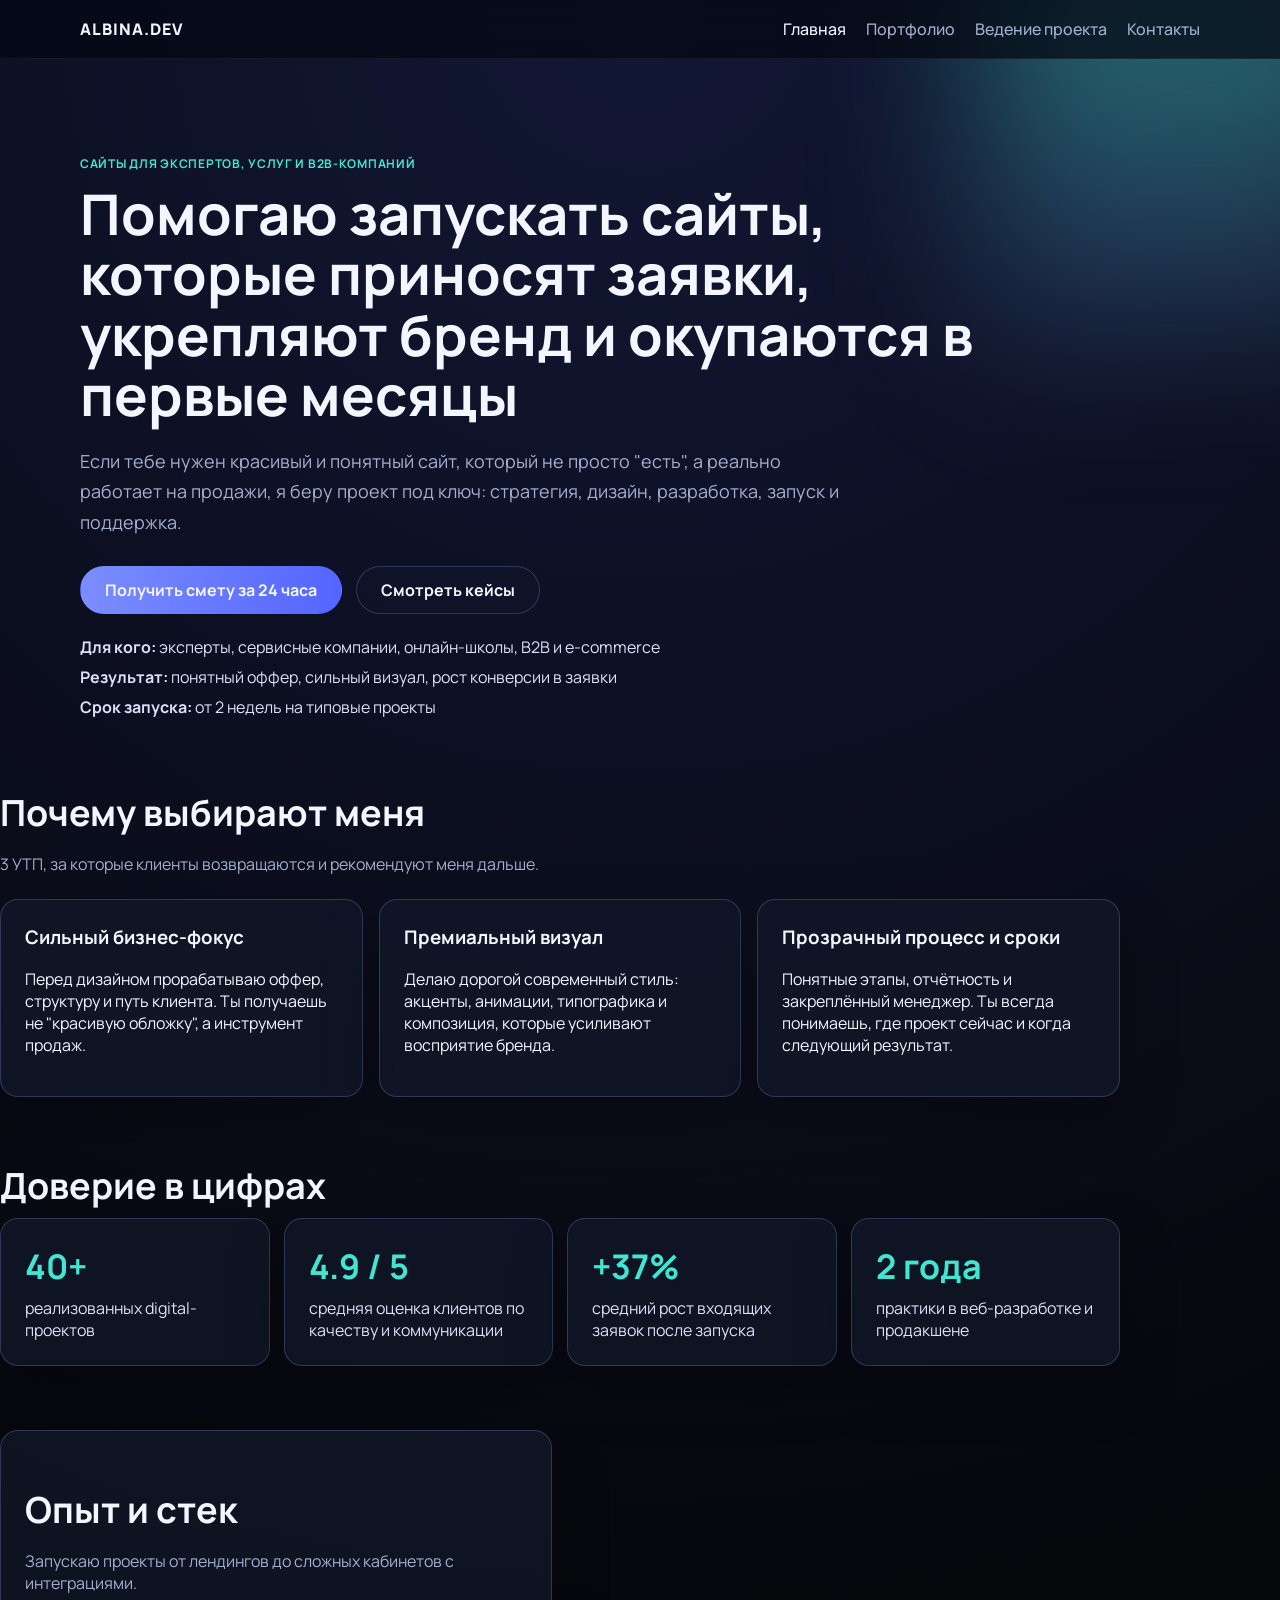
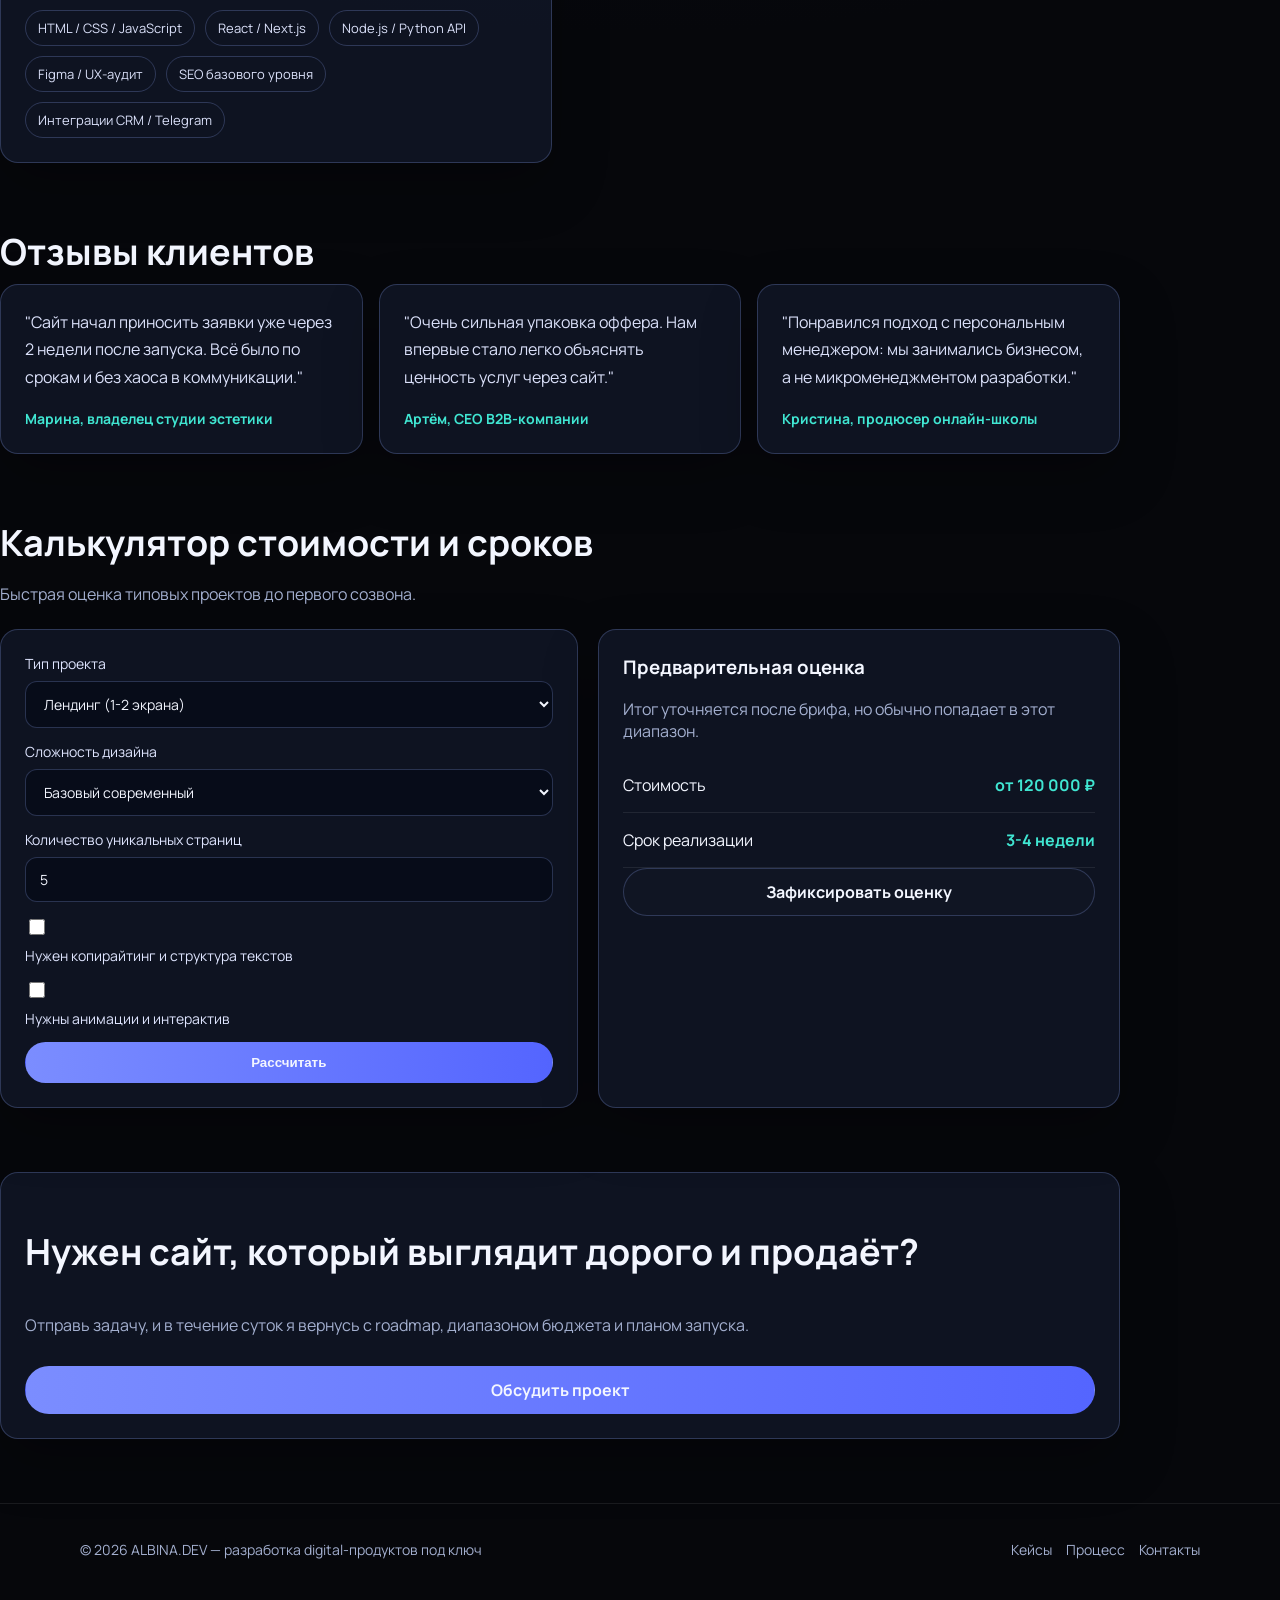
<file: index.html>
<!DOCTYPE html>
<html lang="ru">
<head>
  <meta charset="UTF-8" />
  <meta name="viewport" content="width=device-width, initial-scale=1.0" />
  <title>Премиум-разработка | Персональные digital-решения</title>
  <link rel="preconnect" href="https://fonts.googleapis.com" />
  <link rel="preconnect" href="https://fonts.gstatic.com" crossorigin />
  <link href="https://fonts.googleapis.com/css2?family=Manrope:wght@400;500;700;800&display=swap" rel="stylesheet" />
  <link rel="stylesheet" href="styles.css" />
</head>
<body>
  <div class="bg-glow"></div>
  <header class="site-header">
    <div class="container nav-wrap">
      <a class="logo" href="index.html">ALBINA.DEV</a>
      <nav class="main-nav">
        <a href="index.html" class="active">Главная</a>
        <a href="portfolio.html">Портфолио</a>
        <a href="process.html">Ведение проекта</a>
        <a href="contact.html">Контакты</a>
      </nav>
    </div>
  </header>

  <main>
    <section class="hero container">
      <p class="eyebrow">Сайты для экспертов, услуг и B2B-компаний</p>
      <h1>Помогаю запускать сайты, которые приносят заявки, укрепляют бренд и окупаются в первые месяцы</h1>
      <p class="lead">
        Если тебе нужен красивый и понятный сайт, который не просто "есть", а реально работает на продажи,
        я беру проект под ключ: стратегия, дизайн, разработка, запуск и поддержка.
      </p>
      <div class="hero-actions">
        <a class="btn btn-primary" href="contact.html">Получить смету за 24 часа</a>
        <a class="btn btn-ghost" href="portfolio.html">Смотреть кейсы</a>
      </div>
      <div class="offer-meta">
        <p><strong>Для кого:</strong> эксперты, сервисные компании, онлайн-школы, B2B и e-commerce</p>
        <p><strong>Результат:</strong> понятный оффер, сильный визуал, рост конверсии в заявки</p>
        <p><strong>Срок запуска:</strong> от 2 недель на типовые проекты</p>
      </div>
    </section>

    <section class="container card-section">
      <h2>Почему выбирают меня</h2>
      <p class="section-subtitle">3 УТП, за которые клиенты возвращаются и рекомендуют меня дальше.</p>
      <div class="trust-grid">
        <article class="card trust-card">
          <h3>Сильный бизнес-фокус</h3>
          <p>Перед дизайном прорабатываю оффер, структуру и путь клиента. Ты получаешь не "красивую обложку", а инструмент продаж.</p>
        </article>
        <article class="card trust-card">
          <h3>Премиальный визуал</h3>
          <p>Делаю дорогой современный стиль: акценты, анимации, типографика и композиция, которые усиливают восприятие бренда.</p>
        </article>
        <article class="card trust-card">
          <h3>Прозрачный процесс и сроки</h3>
          <p>Понятные этапы, отчётность и закреплённый менеджер. Ты всегда понимаешь, где проект сейчас и когда следующий результат.</p>
        </article>
      </div>
    </section>

    <section class="container card-section">
      <h2>Доверие в цифрах</h2>
      <div class="stats-grid">
        <article class="card stat-card">
          <strong>40+</strong>
          <p>реализованных digital-проектов</p>
        </article>
        <article class="card stat-card">
          <strong>4.9 / 5</strong>
          <p>средняя оценка клиентов по качеству и коммуникации</p>
        </article>
        <article class="card stat-card">
          <strong>+37%</strong>
          <p>средний рост входящих заявок после запуска</p>
        </article>
        <article class="card stat-card">
          <strong>2 года</strong>
          <p>практики в веб-разработке и продакшене</p>
        </article>
      </div>
    </section>

    <section class="container card-section">
      <div class="showcase-grid">
        <article class="card">
          <h2>Опыт и стек</h2>
          <p class="muted">Запускаю проекты от лендингов до сложных кабинетов с интеграциями.</p>
          <div class="chips">
            <span>HTML / CSS / JavaScript</span>
            <span>React / Next.js</span>
            <span>Node.js / Python API</span>
            <span>Figma / UX-аудит</span>
            <span>SEO базового уровня</span>
            <span>Интеграции CRM / Telegram</span>
          </div>
        </article>
      </div>
    </section>

    <section class="container card-section">
      <h2>Отзывы клиентов</h2>
      <div class="reviews-grid">
        <article class="card review-card">
          <p>"Сайт начал приносить заявки уже через 2 недели после запуска. Всё было по срокам и без хаоса в коммуникации."</p>
          <strong>Марина, владелец студии эстетики</strong>
        </article>
        <article class="card review-card">
          <p>"Очень сильная упаковка оффера. Нам впервые стало легко объяснять ценность услуг через сайт."</p>
          <strong>Артём, CEO B2B-компании</strong>
        </article>
        <article class="card review-card">
          <p>"Понравился подход с персональным менеджером: мы занимались бизнесом, а не микроменеджментом разработки."</p>
          <strong>Кристина, продюсер онлайн-школы</strong>
        </article>
      </div>
    </section>

    <section class="container card-section">
      <h2>Калькулятор стоимости и сроков</h2>
      <p class="section-subtitle">Быстрая оценка типовых проектов до первого созвона.</p>
      <div class="calculator-grid">
        <form id="price-calculator" class="card">
          <label>
            Тип проекта
            <select id="project-type">
              <option value="landing">Лендинг (1-2 экрана)</option>
              <option value="corporate">Многостраничный сайт</option>
              <option value="ecommerce">Интернет-магазин</option>
              <option value="webapp">Веб-приложение / кабинет</option>
            </select>
          </label>

          <label>
            Сложность дизайна
            <select id="design-level">
              <option value="basic">Базовый современный</option>
              <option value="premium">Премиум UI</option>
              <option value="luxury">Люксовый арт-дирекшн</option>
            </select>
          </label>

          <label>
            Количество уникальных страниц
            <input id="pages-count" type="number" min="1" max="40" value="5" />
          </label>

          <label>
            <input id="need-copy" type="checkbox" />
            Нужен копирайтинг и структура текстов
          </label>

          <label>
            <input id="need-anim" type="checkbox" />
            Нужны анимации и интерактив
          </label>

          <button class="btn btn-primary" type="submit">Рассчитать</button>
        </form>

        <div class="card result-card">
          <h3>Предварительная оценка</h3>
          <p class="muted">Итог уточняется после брифа, но обычно попадает в этот диапазон.</p>
          <div class="result-line">
            <span>Стоимость</span>
            <strong id="result-price">от 120 000 ₽</strong>
          </div>
          <div class="result-line">
            <span>Срок реализации</span>
            <strong id="result-time">3-4 недели</strong>
          </div>
          <a class="btn btn-ghost wide" href="contact.html">Зафиксировать оценку</a>
        </div>
      </div>
    </section>

    <section class="container card-section">
      <div class="card cta-card">
        <h2>Нужен сайт, который выглядит дорого и продаёт?</h2>
        <p class="muted">Отправь задачу, и в течение суток я вернусь с roadmap, диапазоном бюджета и планом запуска.</p>
        <a class="btn btn-primary" href="contact.html">Обсудить проект</a>
      </div>
    </section>
  </main>

  <footer class="site-footer">
    <div class="container footer-wrap">
      <p>© 2026 ALBINA.DEV — разработка digital-продуктов под ключ</p>
      <div class="footer-links">
        <a href="portfolio.html">Кейсы</a>
        <a href="process.html">Процесс</a>
        <a href="contact.html">Контакты</a>
      </div>
    </div>
  </footer>

  <script src="script.js"></script>
</body>
</html>
</file>
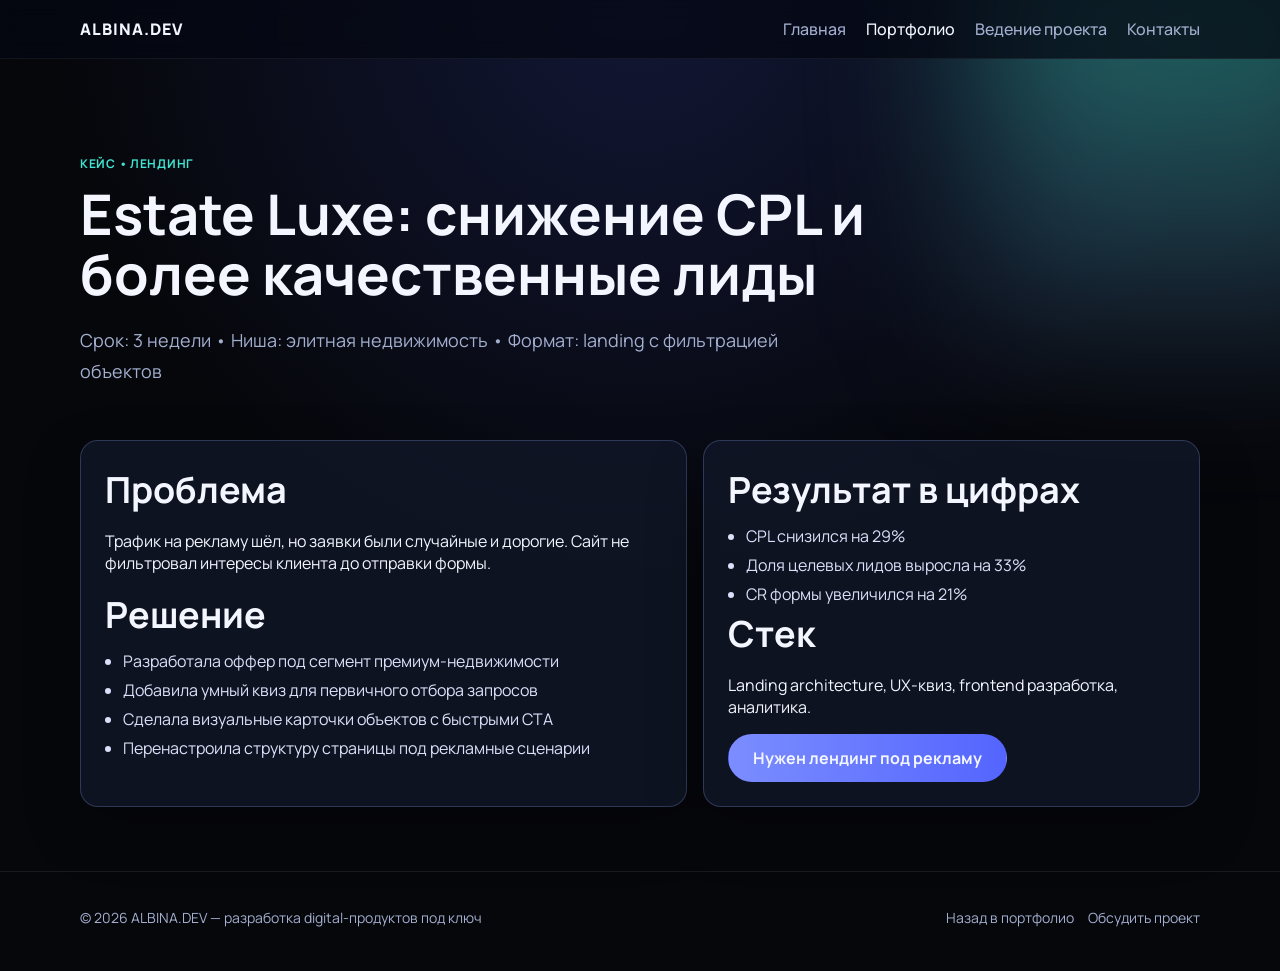
<file: case-estate-luxe.html>
﻿<!DOCTYPE html>
<html lang="ru">
<head>
  <meta charset="UTF-8" />
  <meta name="viewport" content="width=device-width, initial-scale=1.0" />
  <title>Кейс Estate Luxe | ALBINA.DEV</title>
  <link rel="preconnect" href="https://fonts.googleapis.com" />
  <link rel="preconnect" href="https://fonts.gstatic.com" crossorigin />
  <link href="https://fonts.googleapis.com/css2?family=Manrope:wght@400;500;700;800&display=swap" rel="stylesheet" />
  <link rel="stylesheet" href="styles.css" />
</head>
<body>
  <div class="bg-glow"></div>
  <header class="site-header">
    <div class="container nav-wrap">
      <a class="logo" href="index.html">ALBINA.DEV</a>
      <nav class="main-nav">
        <a href="index.html">Главная</a>
        <a href="portfolio.html" class="active">Портфолио</a>
        <a href="process.html">Ведение проекта</a>
        <a href="contact.html">Контакты</a>
      </nav>
    </div>
  </header>

  <main class="container">
    <section class="hero compact case-intro">
      <p class="eyebrow">Кейс • Лендинг</p>
      <h1>Estate Luxe: снижение CPL и более качественные лиды</h1>
      <p class="lead">Срок: 3 недели • Ниша: элитная недвижимость • Формат: landing с фильтрацией объектов</p>
    </section>

    <section class="card-section case-layout">
      <article class="card case-section">
        <h2>Проблема</h2>
        <p>Трафик на рекламу шёл, но заявки были случайные и дорогие. Сайт не фильтровал интересы клиента до отправки формы.</p>

        <h2>Решение</h2>
        <ul class="case-list">
          <li>Разработала оффер под сегмент премиум-недвижимости</li>
          <li>Добавила умный квиз для первичного отбора запросов</li>
          <li>Сделала визуальные карточки объектов с быстрыми CTA</li>
          <li>Перенастроила структуру страницы под рекламные сценарии</li>
        </ul>
      </article>

      <aside class="card case-section">
        <h2>Результат в цифрах</h2>
        <ul class="case-list">
          <li>CPL снизился на 29%</li>
          <li>Доля целевых лидов выросла на 33%</li>
          <li>CR формы увеличился на 21%</li>
        </ul>
        <h2>Стек</h2>
        <p>Landing architecture, UX-квиз, frontend разработка, аналитика.</p>
        <a class="btn btn-primary" href="contact.html">Нужен лендинг под рекламу</a>
      </aside>
    </section>
  </main>

  <footer class="site-footer">
    <div class="container footer-wrap">
      <p>© 2026 ALBINA.DEV — разработка digital-продуктов под ключ</p>
      <div class="footer-links">
        <a href="portfolio.html">Назад в портфолио</a>
        <a href="contact.html">Обсудить проект</a>
      </div>
    </div>
  </footer>
</body>
</html>
</file>
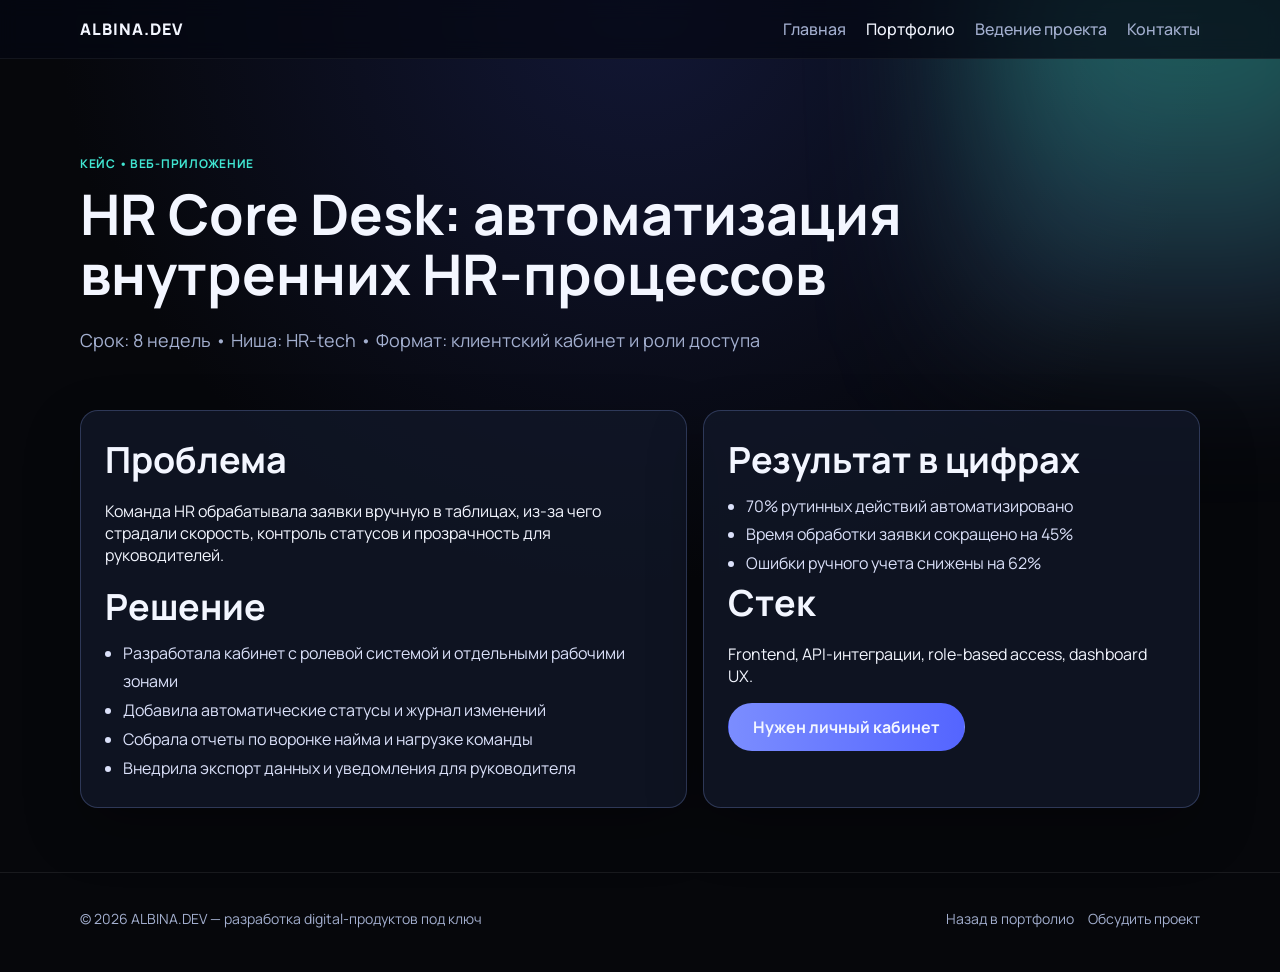
<file: case-hr-core-desk.html>
﻿<!DOCTYPE html>
<html lang="ru">
<head>
  <meta charset="UTF-8" />
  <meta name="viewport" content="width=device-width, initial-scale=1.0" />
  <title>Кейс HR Core Desk | ALBINA.DEV</title>
  <link rel="preconnect" href="https://fonts.googleapis.com" />
  <link rel="preconnect" href="https://fonts.gstatic.com" crossorigin />
  <link href="https://fonts.googleapis.com/css2?family=Manrope:wght@400;500;700;800&display=swap" rel="stylesheet" />
  <link rel="stylesheet" href="styles.css" />
</head>
<body>
  <div class="bg-glow"></div>
  <header class="site-header">
    <div class="container nav-wrap">
      <a class="logo" href="index.html">ALBINA.DEV</a>
      <nav class="main-nav">
        <a href="index.html">Главная</a>
        <a href="portfolio.html" class="active">Портфолио</a>
        <a href="process.html">Ведение проекта</a>
        <a href="contact.html">Контакты</a>
      </nav>
    </div>
  </header>

  <main class="container">
    <section class="hero compact case-intro">
      <p class="eyebrow">Кейс • Веб-приложение</p>
      <h1>HR Core Desk: автоматизация внутренних HR-процессов</h1>
      <p class="lead">Срок: 8 недель • Ниша: HR-tech • Формат: клиентский кабинет и роли доступа</p>
    </section>

    <section class="card-section case-layout">
      <article class="card case-section">
        <h2>Проблема</h2>
        <p>Команда HR обрабатывала заявки вручную в таблицах, из-за чего страдали скорость, контроль статусов и прозрачность для руководителей.</p>

        <h2>Решение</h2>
        <ul class="case-list">
          <li>Разработала кабинет с ролевой системой и отдельными рабочими зонами</li>
          <li>Добавила автоматические статусы и журнал изменений</li>
          <li>Собрала отчеты по воронке найма и нагрузке команды</li>
          <li>Внедрила экспорт данных и уведомления для руководителя</li>
        </ul>
      </article>

      <aside class="card case-section">
        <h2>Результат в цифрах</h2>
        <ul class="case-list">
          <li>70% рутинных действий автоматизировано</li>
          <li>Время обработки заявки сокращено на 45%</li>
          <li>Ошибки ручного учета снижены на 62%</li>
        </ul>
        <h2>Стек</h2>
        <p>Frontend, API-интеграции, role-based access, dashboard UX.</p>
        <a class="btn btn-primary" href="contact.html">Нужен личный кабинет</a>
      </aside>
    </section>
  </main>

  <footer class="site-footer">
    <div class="container footer-wrap">
      <p>© 2026 ALBINA.DEV — разработка digital-продуктов под ключ</p>
      <div class="footer-links">
        <a href="portfolio.html">Назад в портфолио</a>
        <a href="contact.html">Обсудить проект</a>
      </div>
    </div>
  </footer>
</body>
</html>
</file>
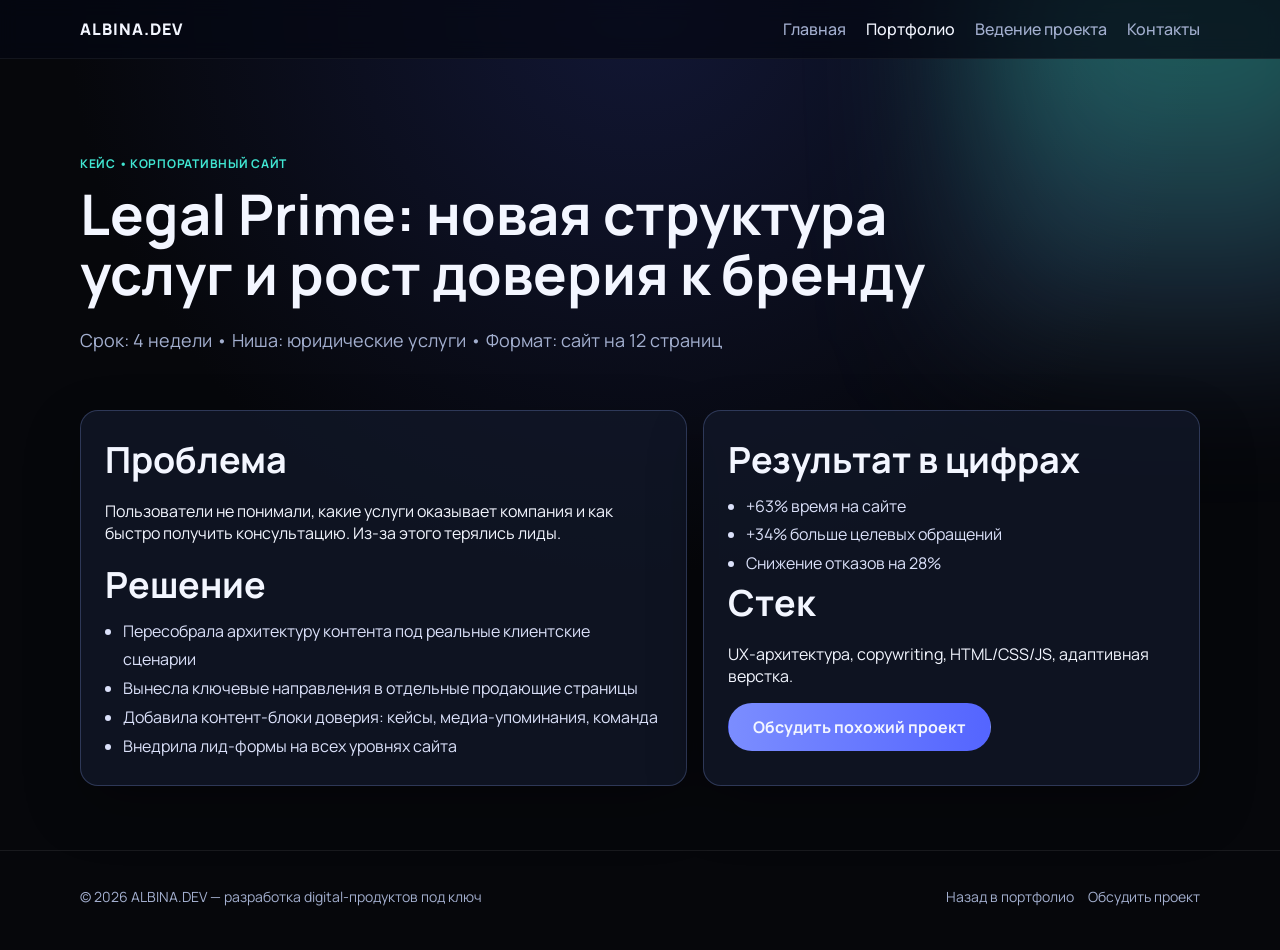
<file: case-legal-prime.html>
﻿<!DOCTYPE html>
<html lang="ru">
<head>
  <meta charset="UTF-8" />
  <meta name="viewport" content="width=device-width, initial-scale=1.0" />
  <title>Кейс Legal Prime | ALBINA.DEV</title>
  <link rel="preconnect" href="https://fonts.googleapis.com" />
  <link rel="preconnect" href="https://fonts.gstatic.com" crossorigin />
  <link href="https://fonts.googleapis.com/css2?family=Manrope:wght@400;500;700;800&display=swap" rel="stylesheet" />
  <link rel="stylesheet" href="styles.css" />
</head>
<body>
  <div class="bg-glow"></div>
  <header class="site-header">
    <div class="container nav-wrap">
      <a class="logo" href="index.html">ALBINA.DEV</a>
      <nav class="main-nav">
        <a href="index.html">Главная</a>
        <a href="portfolio.html" class="active">Портфолио</a>
        <a href="process.html">Ведение проекта</a>
        <a href="contact.html">Контакты</a>
      </nav>
    </div>
  </header>

  <main class="container">
    <section class="hero compact case-intro">
      <p class="eyebrow">Кейс • Корпоративный сайт</p>
      <h1>Legal Prime: новая структура услуг и рост доверия к бренду</h1>
      <p class="lead">Срок: 4 недели • Ниша: юридические услуги • Формат: сайт на 12 страниц</p>
    </section>

    <section class="card-section case-layout">
      <article class="card case-section">
        <h2>Проблема</h2>
        <p>Пользователи не понимали, какие услуги оказывает компания и как быстро получить консультацию. Из-за этого терялись лиды.</p>

        <h2>Решение</h2>
        <ul class="case-list">
          <li>Пересобрала архитектуру контента под реальные клиентские сценарии</li>
          <li>Вынесла ключевые направления в отдельные продающие страницы</li>
          <li>Добавила контент-блоки доверия: кейсы, медиа-упоминания, команда</li>
          <li>Внедрила лид-формы на всех уровнях сайта</li>
        </ul>
      </article>

      <aside class="card case-section">
        <h2>Результат в цифрах</h2>
        <ul class="case-list">
          <li>+63% время на сайте</li>
          <li>+34% больше целевых обращений</li>
          <li>Снижение отказов на 28%</li>
        </ul>
        <h2>Стек</h2>
        <p>UX-архитектура, copywriting, HTML/CSS/JS, адаптивная верстка.</p>
        <a class="btn btn-primary" href="contact.html">Обсудить похожий проект</a>
      </aside>
    </section>
  </main>

  <footer class="site-footer">
    <div class="container footer-wrap">
      <p>© 2026 ALBINA.DEV — разработка digital-продуктов под ключ</p>
      <div class="footer-links">
        <a href="portfolio.html">Назад в портфолио</a>
        <a href="contact.html">Обсудить проект</a>
      </div>
    </div>
  </footer>
</body>
</html>
</file>
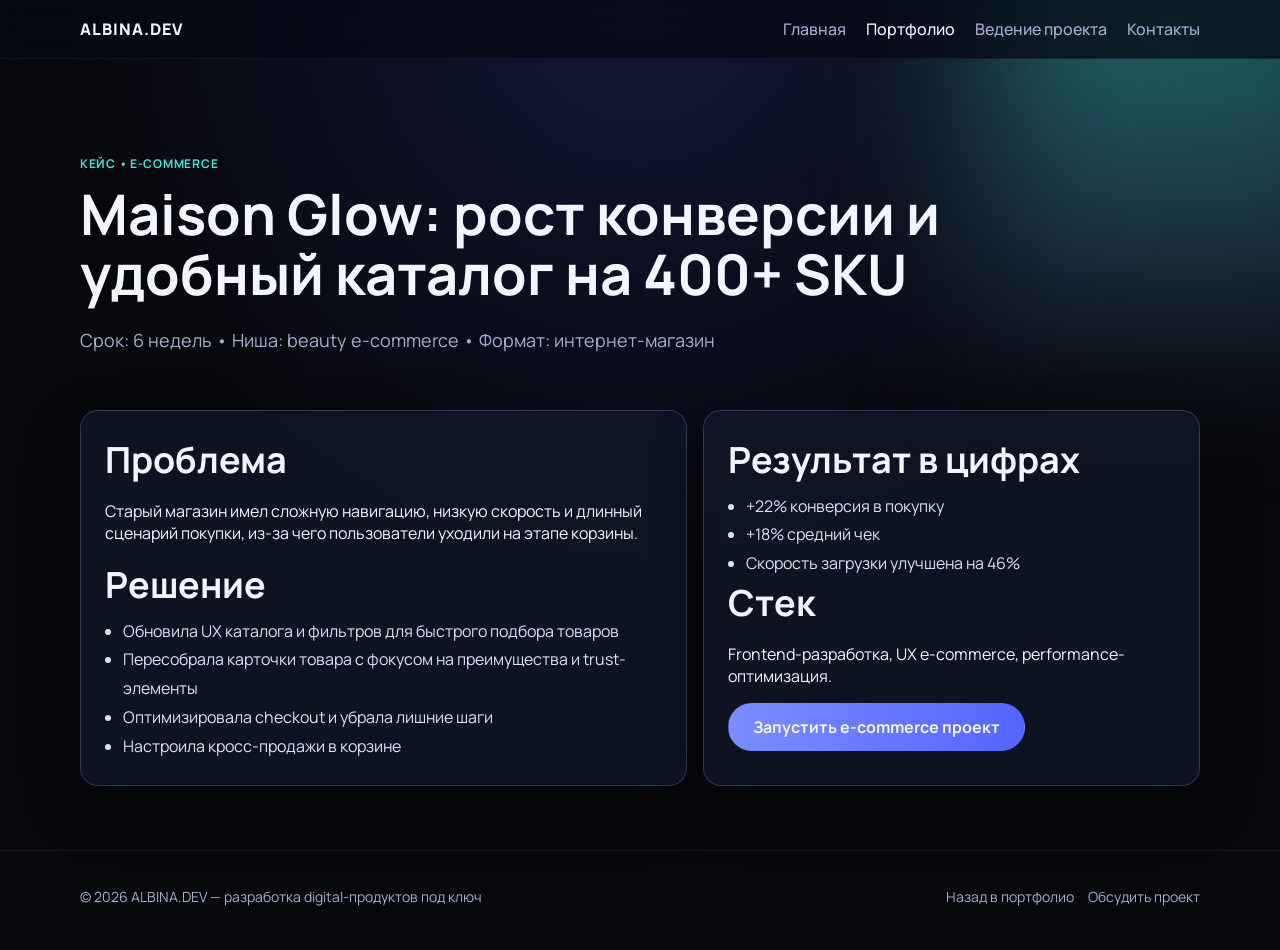
<file: case-maison-glow.html>
﻿<!DOCTYPE html>
<html lang="ru">
<head>
  <meta charset="UTF-8" />
  <meta name="viewport" content="width=device-width, initial-scale=1.0" />
  <title>Кейс Maison Glow | ALBINA.DEV</title>
  <link rel="preconnect" href="https://fonts.googleapis.com" />
  <link rel="preconnect" href="https://fonts.gstatic.com" crossorigin />
  <link href="https://fonts.googleapis.com/css2?family=Manrope:wght@400;500;700;800&display=swap" rel="stylesheet" />
  <link rel="stylesheet" href="styles.css" />
</head>
<body>
  <div class="bg-glow"></div>
  <header class="site-header">
    <div class="container nav-wrap">
      <a class="logo" href="index.html">ALBINA.DEV</a>
      <nav class="main-nav">
        <a href="index.html">Главная</a>
        <a href="portfolio.html" class="active">Портфолио</a>
        <a href="process.html">Ведение проекта</a>
        <a href="contact.html">Контакты</a>
      </nav>
    </div>
  </header>

  <main class="container">
    <section class="hero compact case-intro">
      <p class="eyebrow">Кейс • E-commerce</p>
      <h1>Maison Glow: рост конверсии и удобный каталог на 400+ SKU</h1>
      <p class="lead">Срок: 6 недель • Ниша: beauty e-commerce • Формат: интернет-магазин</p>
    </section>

    <section class="card-section case-layout">
      <article class="card case-section">
        <h2>Проблема</h2>
        <p>Старый магазин имел сложную навигацию, низкую скорость и длинный сценарий покупки, из-за чего пользователи уходили на этапе корзины.</p>

        <h2>Решение</h2>
        <ul class="case-list">
          <li>Обновила UX каталога и фильтров для быстрого подбора товаров</li>
          <li>Пересобрала карточки товара с фокусом на преимущества и trust-элементы</li>
          <li>Оптимизировала checkout и убрала лишние шаги</li>
          <li>Настроила кросс-продажи в корзине</li>
        </ul>
      </article>

      <aside class="card case-section">
        <h2>Результат в цифрах</h2>
        <ul class="case-list">
          <li>+22% конверсия в покупку</li>
          <li>+18% средний чек</li>
          <li>Скорость загрузки улучшена на 46%</li>
        </ul>
        <h2>Стек</h2>
        <p>Frontend-разработка, UX e-commerce, performance-оптимизация.</p>
        <a class="btn btn-primary" href="contact.html">Запустить e-commerce проект</a>
      </aside>
    </section>
  </main>

  <footer class="site-footer">
    <div class="container footer-wrap">
      <p>© 2026 ALBINA.DEV — разработка digital-продуктов под ключ</p>
      <div class="footer-links">
        <a href="portfolio.html">Назад в портфолио</a>
        <a href="contact.html">Обсудить проект</a>
      </div>
    </div>
  </footer>
</body>
</html>
</file>
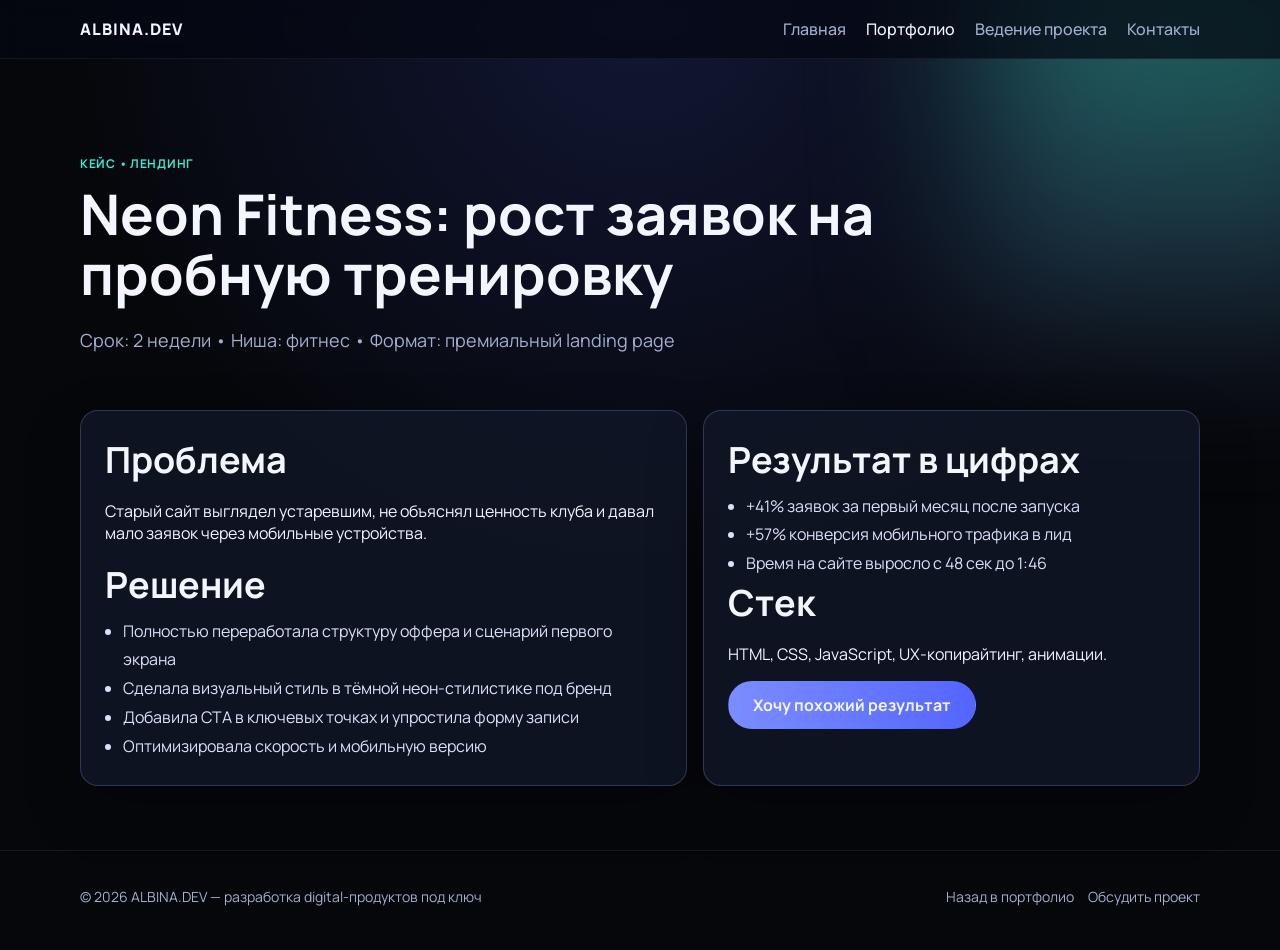
<file: case-neon-fitness.html>
<!DOCTYPE html>
<html lang="ru">
<head>
  <meta charset="UTF-8" />
  <meta name="viewport" content="width=device-width, initial-scale=1.0" />
  <title>Кейс Neon Fitness | ALBINA.DEV</title>
  <link rel="preconnect" href="https://fonts.googleapis.com" />
  <link rel="preconnect" href="https://fonts.gstatic.com" crossorigin />
  <link href="https://fonts.googleapis.com/css2?family=Manrope:wght@400;500;700;800&display=swap" rel="stylesheet" />
  <link rel="stylesheet" href="styles.css" />
</head>
<body>
  <div class="bg-glow"></div>
  <header class="site-header">
    <div class="container nav-wrap">
      <a class="logo" href="index.html">ALBINA.DEV</a>
      <nav class="main-nav">
        <a href="index.html">Главная</a>
        <a href="portfolio.html" class="active">Портфолио</a>
        <a href="process.html">Ведение проекта</a>
        <a href="contact.html">Контакты</a>
      </nav>
    </div>
  </header>

  <main class="container">
    <section class="hero compact case-intro">
      <p class="eyebrow">Кейс • Лендинг</p>
      <h1>Neon Fitness: рост заявок на пробную тренировку</h1>
      <p class="lead">Срок: 2 недели • Ниша: фитнес • Формат: премиальный landing page</p>
    </section>

    <section class="card-section case-layout">
      <article class="card case-section">
        <h2>Проблема</h2>
        <p>Старый сайт выглядел устаревшим, не объяснял ценность клуба и давал мало заявок через мобильные устройства.</p>

        <h2>Решение</h2>
        <ul class="case-list">
          <li>Полностью переработала структуру оффера и сценарий первого экрана</li>
          <li>Сделала визуальный стиль в тёмной неон-стилистике под бренд</li>
          <li>Добавила CTA в ключевых точках и упростила форму записи</li>
          <li>Оптимизировала скорость и мобильную версию</li>
        </ul>
      </article>

      <aside class="card case-section">
        <h2>Результат в цифрах</h2>
        <ul class="case-list">
          <li>+41% заявок за первый месяц после запуска</li>
          <li>+57% конверсия мобильного трафика в лид</li>
          <li>Время на сайте выросло с 48 сек до 1:46</li>
        </ul>
        <h2>Стек</h2>
        <p>HTML, CSS, JavaScript, UX-копирайтинг, анимации.</p>
        <a class="btn btn-primary" href="contact.html">Хочу похожий результат</a>
      </aside>
    </section>
  </main>

  <footer class="site-footer">
    <div class="container footer-wrap">
      <p>© 2026 ALBINA.DEV — разработка digital-продуктов под ключ</p>
      <div class="footer-links">
        <a href="portfolio.html">Назад в портфолио</a>
        <a href="contact.html">Обсудить проект</a>
      </div>
    </div>
  </footer>
</body>
</html>
</file>
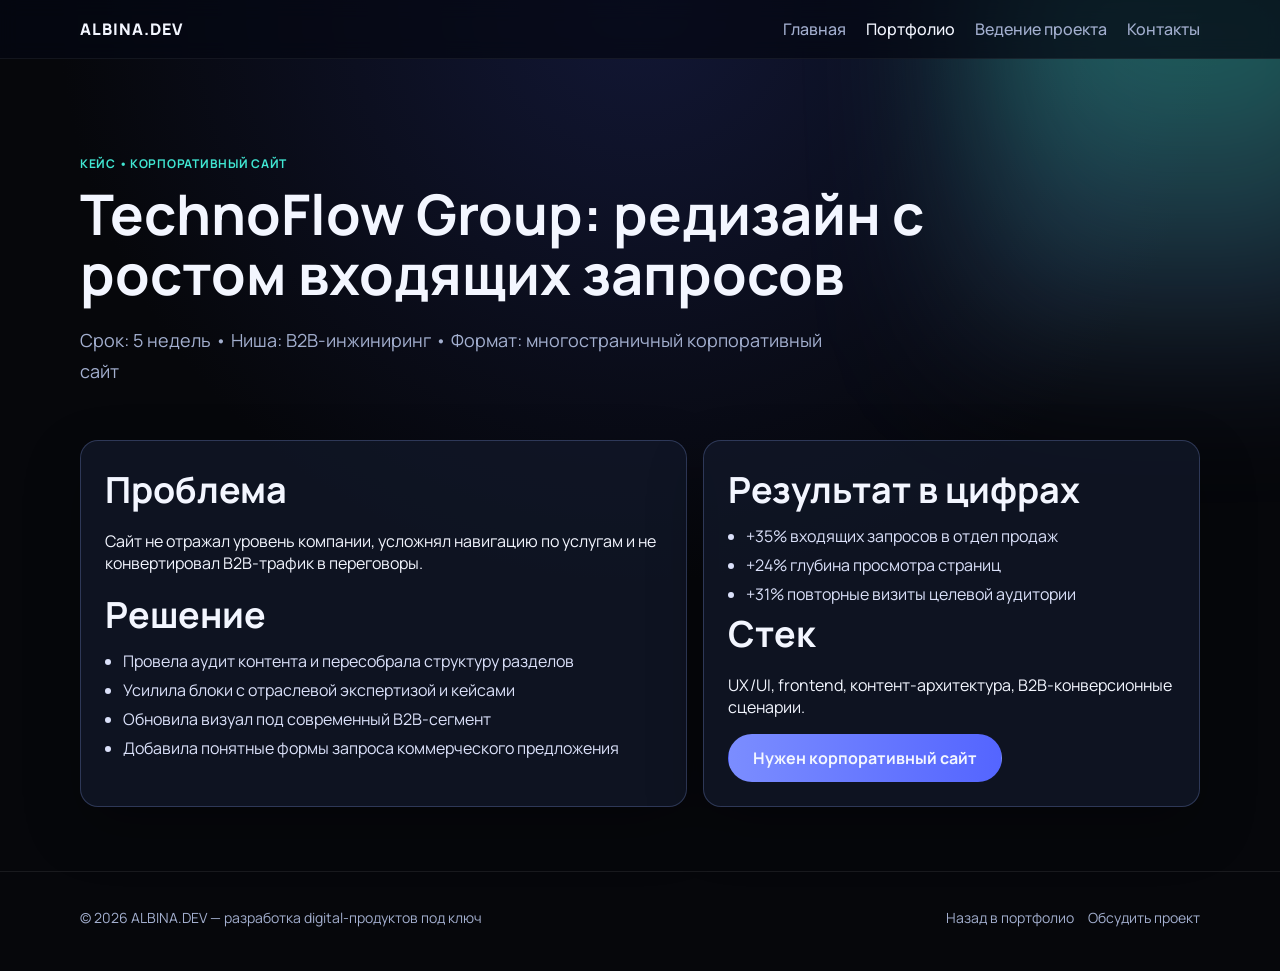
<file: case-techno-flow-group.html>
﻿<!DOCTYPE html>
<html lang="ru">
<head>
  <meta charset="UTF-8" />
  <meta name="viewport" content="width=device-width, initial-scale=1.0" />
  <title>Кейс TechnoFlow Group | ALBINA.DEV</title>
  <link rel="preconnect" href="https://fonts.googleapis.com" />
  <link rel="preconnect" href="https://fonts.gstatic.com" crossorigin />
  <link href="https://fonts.googleapis.com/css2?family=Manrope:wght@400;500;700;800&display=swap" rel="stylesheet" />
  <link rel="stylesheet" href="styles.css" />
</head>
<body>
  <div class="bg-glow"></div>
  <header class="site-header">
    <div class="container nav-wrap">
      <a class="logo" href="index.html">ALBINA.DEV</a>
      <nav class="main-nav">
        <a href="index.html">Главная</a>
        <a href="portfolio.html" class="active">Портфолио</a>
        <a href="process.html">Ведение проекта</a>
        <a href="contact.html">Контакты</a>
      </nav>
    </div>
  </header>

  <main class="container">
    <section class="hero compact case-intro">
      <p class="eyebrow">Кейс • Корпоративный сайт</p>
      <h1>TechnoFlow Group: редизайн с ростом входящих запросов</h1>
      <p class="lead">Срок: 5 недель • Ниша: B2B-инжиниринг • Формат: многостраничный корпоративный сайт</p>
    </section>

    <section class="card-section case-layout">
      <article class="card case-section">
        <h2>Проблема</h2>
        <p>Сайт не отражал уровень компании, усложнял навигацию по услугам и не конвертировал B2B-трафик в переговоры.</p>

        <h2>Решение</h2>
        <ul class="case-list">
          <li>Провела аудит контента и пересобрала структуру разделов</li>
          <li>Усилила блоки с отраслевой экспертизой и кейсами</li>
          <li>Обновила визуал под современный B2B-сегмент</li>
          <li>Добавила понятные формы запроса коммерческого предложения</li>
        </ul>
      </article>

      <aside class="card case-section">
        <h2>Результат в цифрах</h2>
        <ul class="case-list">
          <li>+35% входящих запросов в отдел продаж</li>
          <li>+24% глубина просмотра страниц</li>
          <li>+31% повторные визиты целевой аудитории</li>
        </ul>
        <h2>Стек</h2>
        <p>UX/UI, frontend, контент-архитектура, B2B-конверсионные сценарии.</p>
        <a class="btn btn-primary" href="contact.html">Нужен корпоративный сайт</a>
      </aside>
    </section>
  </main>

  <footer class="site-footer">
    <div class="container footer-wrap">
      <p>© 2026 ALBINA.DEV — разработка digital-продуктов под ключ</p>
      <div class="footer-links">
        <a href="portfolio.html">Назад в портфолио</a>
        <a href="contact.html">Обсудить проект</a>
      </div>
    </div>
  </footer>
</body>
</html>
</file>
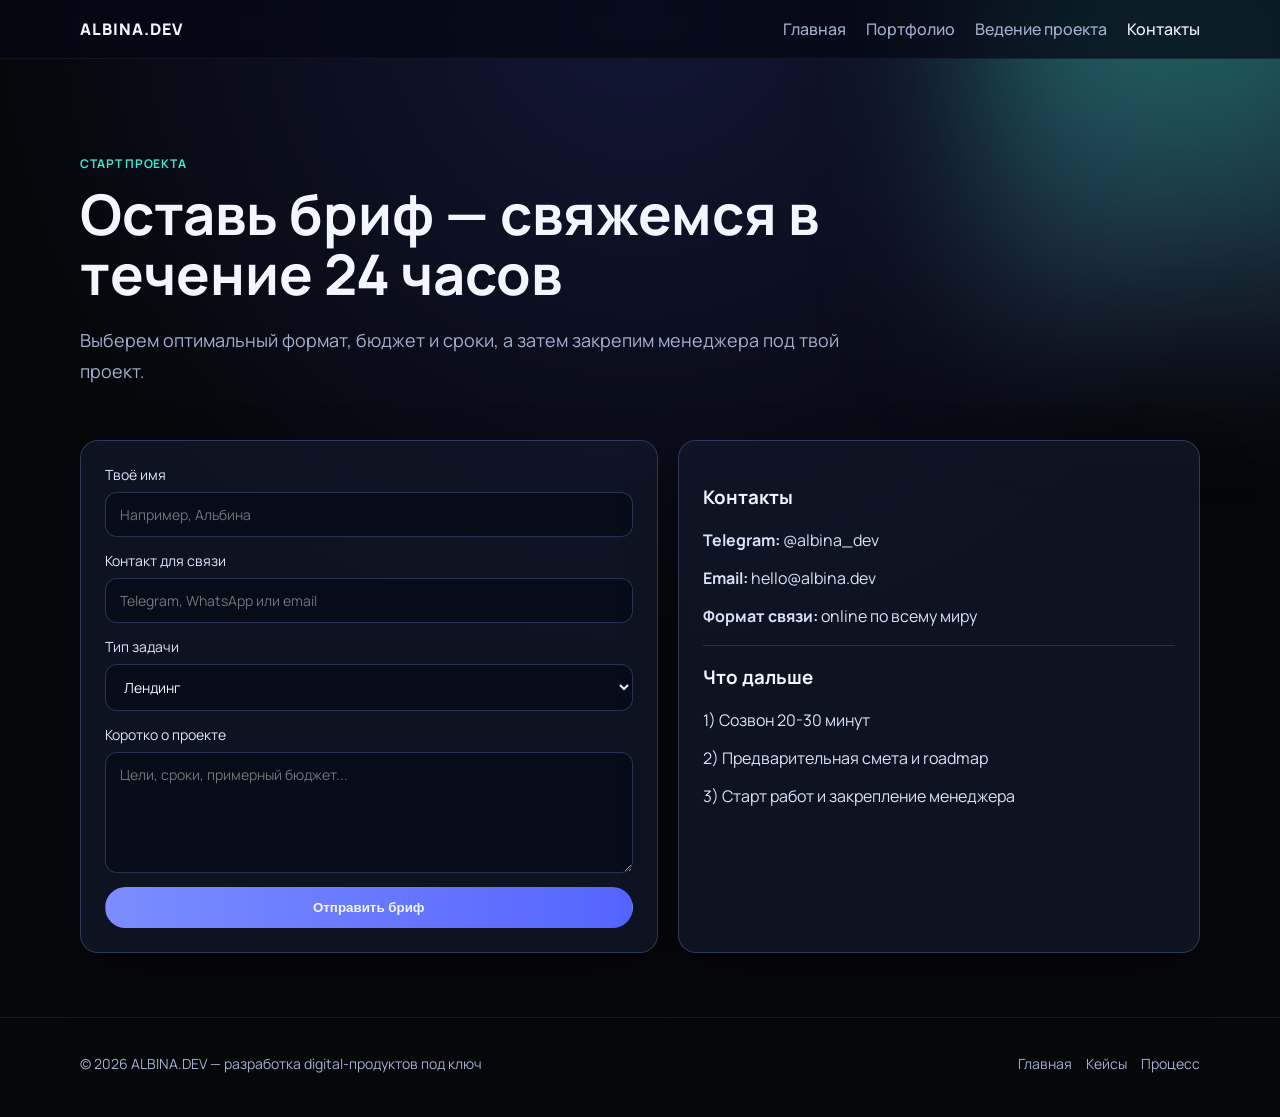
<file: contact.html>
<!DOCTYPE html>
<html lang="ru">
<head>
  <meta charset="UTF-8" />
  <meta name="viewport" content="width=device-width, initial-scale=1.0" />
  <title>Контакты | ALBINA.DEV</title>
  <link rel="preconnect" href="https://fonts.googleapis.com" />
  <link rel="preconnect" href="https://fonts.gstatic.com" crossorigin />
  <link href="https://fonts.googleapis.com/css2?family=Manrope:wght@400;500;700;800&display=swap" rel="stylesheet" />
  <link rel="stylesheet" href="styles.css" />
</head>
<body>
  <div class="bg-glow"></div>
  <header class="site-header">
    <div class="container nav-wrap">
      <a class="logo" href="index.html">ALBINA.DEV</a>
      <nav class="main-nav">
        <a href="index.html">Главная</a>
        <a href="portfolio.html">Портфолио</a>
        <a href="process.html">Ведение проекта</a>
        <a href="contact.html" class="active">Контакты</a>
      </nav>
    </div>
  </header>

  <main class="container">
    <section class="hero compact">
      <p class="eyebrow">Старт проекта</p>
      <h1>Оставь бриф — свяжемся в течение 24 часов</h1>
      <p class="lead">Выберем оптимальный формат, бюджет и сроки, а затем закрепим менеджера под твой проект.</p>
    </section>

    <section class="card-section">
      <div class="contact-grid">
        <form class="card contact-form">
          <label>
            Твоё имя
            <input type="text" placeholder="Например, Альбина" required />
          </label>
          <label>
            Контакт для связи
            <input type="text" placeholder="Telegram, WhatsApp или email" required />
          </label>
          <label>
            Тип задачи
            <select>
              <option>Лендинг</option>
              <option>Многостраничный сайт</option>
              <option>Интернет-магазин</option>
              <option>Веб-приложение</option>
            </select>
          </label>
          <label>
            Коротко о проекте
            <textarea rows="5" placeholder="Цели, сроки, примерный бюджет..."></textarea>
          </label>
          <button class="btn btn-primary" type="button">Отправить бриф</button>
        </form>

        <aside class="card contact-aside">
          <h3>Контакты</h3>
          <p><strong>Telegram:</strong> @albina_dev</p>
          <p><strong>Email:</strong> hello@albina.dev</p>
          <p><strong>Формат связи:</strong> online по всему миру</p>
          <hr />
          <h3>Что дальше</h3>
          <p>1) Созвон 20-30 минут</p>
          <p>2) Предварительная смета и roadmap</p>
          <p>3) Старт работ и закрепление менеджера</p>
        </aside>
      </div>
    </section>
  </main>

  <footer class="site-footer">
    <div class="container footer-wrap">
      <p>© 2026 ALBINA.DEV — разработка digital-продуктов под ключ</p>
      <div class="footer-links">
        <a href="index.html">Главная</a>
        <a href="portfolio.html">Кейсы</a>
        <a href="process.html">Процесс</a>
      </div>
    </div>
  </footer>
</body>
</html>
</file>
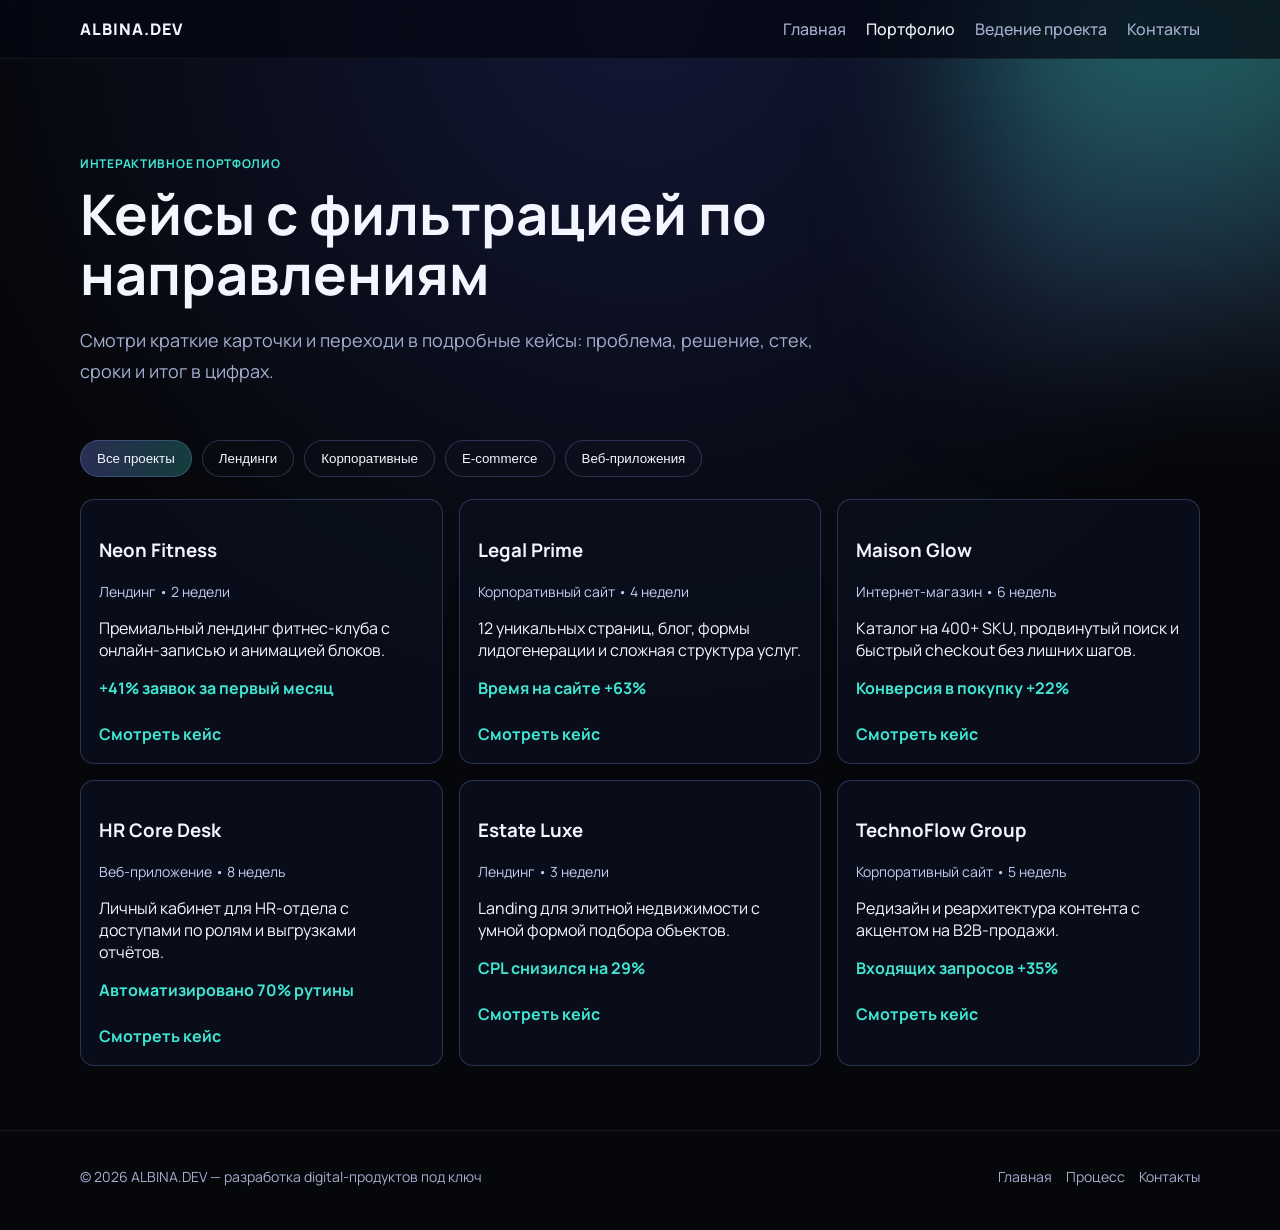
<file: portfolio.html>
<!DOCTYPE html>
<html lang="ru">
<head>
  <meta charset="UTF-8" />
  <meta name="viewport" content="width=device-width, initial-scale=1.0" />
  <title>Портфолио | ALBINA.DEV</title>
  <link rel="preconnect" href="https://fonts.googleapis.com" />
  <link rel="preconnect" href="https://fonts.gstatic.com" crossorigin />
  <link href="https://fonts.googleapis.com/css2?family=Manrope:wght@400;500;700;800&display=swap" rel="stylesheet" />
  <link rel="stylesheet" href="styles.css" />
</head>
<body>
  <div class="bg-glow"></div>
  <header class="site-header">
    <div class="container nav-wrap">
      <a class="logo" href="index.html">ALBINA.DEV</a>
      <nav class="main-nav">
        <a href="index.html">Главная</a>
        <a href="portfolio.html" class="active">Портфолио</a>
        <a href="process.html">Ведение проекта</a>
        <a href="contact.html">Контакты</a>
      </nav>
    </div>
  </header>

  <main class="container">
    <section class="hero compact">
      <p class="eyebrow">Интерактивное портфолио</p>
      <h1>Кейсы с фильтрацией по направлениям</h1>
      <p class="lead">Смотри краткие карточки и переходи в подробные кейсы: проблема, решение, стек, сроки и итог в цифрах.</p>
    </section>

    <section class="card-section">
      <div class="portfolio-filters">
        <button class="filter-btn active" data-filter="all">Все проекты</button>
        <button class="filter-btn" data-filter="landing">Лендинги</button>
        <button class="filter-btn" data-filter="corp">Корпоративные</button>
        <button class="filter-btn" data-filter="shop">E-commerce</button>
        <button class="filter-btn" data-filter="app">Веб-приложения</button>
      </div>

      <div id="portfolio-grid" class="portfolio-grid">
        <article class="portfolio-card" data-category="landing">
          <h3>Neon Fitness</h3>
          <p class="tag">Лендинг • 2 недели</p>
          <p>Премиальный лендинг фитнес-клуба с онлайн-записью и анимацией блоков.</p>
          <p class="result">+41% заявок за первый месяц</p>
          <a class="case-link" href="case-neon-fitness.html">Смотреть кейс</a>
        </article>

        <article class="portfolio-card" data-category="corp">
          <h3>Legal Prime</h3>
          <p class="tag">Корпоративный сайт • 4 недели</p>
          <p>12 уникальных страниц, блог, формы лидогенерации и сложная структура услуг.</p>
          <p class="result">Время на сайте +63%</p>
          <a class="case-link" href="case-legal-prime.html">Смотреть кейс</a>
        </article>

        <article class="portfolio-card" data-category="shop">
          <h3>Maison Glow</h3>
          <p class="tag">Интернет-магазин • 6 недель</p>
          <p>Каталог на 400+ SKU, продвинутый поиск и быстрый checkout без лишних шагов.</p>
          <p class="result">Конверсия в покупку +22%</p>
          <a class="case-link" href="case-maison-glow.html">Смотреть кейс</a>
        </article>

        <article class="portfolio-card" data-category="app">
          <h3>HR Core Desk</h3>
          <p class="tag">Веб-приложение • 8 недель</p>
          <p>Личный кабинет для HR-отдела с доступами по ролям и выгрузками отчётов.</p>
          <p class="result">Автоматизировано 70% рутины</p>
          <a class="case-link" href="case-hr-core-desk.html">Смотреть кейс</a>
        </article>

        <article class="portfolio-card" data-category="landing">
          <h3>Estate Luxe</h3>
          <p class="tag">Лендинг • 3 недели</p>
          <p>Landing для элитной недвижимости с умной формой подбора объектов.</p>
          <p class="result">CPL снизился на 29%</p>
          <a class="case-link" href="case-estate-luxe.html">Смотреть кейс</a>
        </article>

        <article class="portfolio-card" data-category="corp">
          <h3>TechnoFlow Group</h3>
          <p class="tag">Корпоративный сайт • 5 недель</p>
          <p>Редизайн и реархитектура контента с акцентом на B2B-продажи.</p>
          <p class="result">Входящих запросов +35%</p>
          <a class="case-link" href="case-techno-flow-group.html">Смотреть кейс</a>
        </article>
      </div>
    </section>
  </main>

  <footer class="site-footer">
    <div class="container footer-wrap">
      <p>© 2026 ALBINA.DEV — разработка digital-продуктов под ключ</p>
      <div class="footer-links">
        <a href="index.html">Главная</a>
        <a href="process.html">Процесс</a>
        <a href="contact.html">Контакты</a>
      </div>
    </div>
  </footer>

  <script src="script.js"></script>
</body>
</html>
</file>
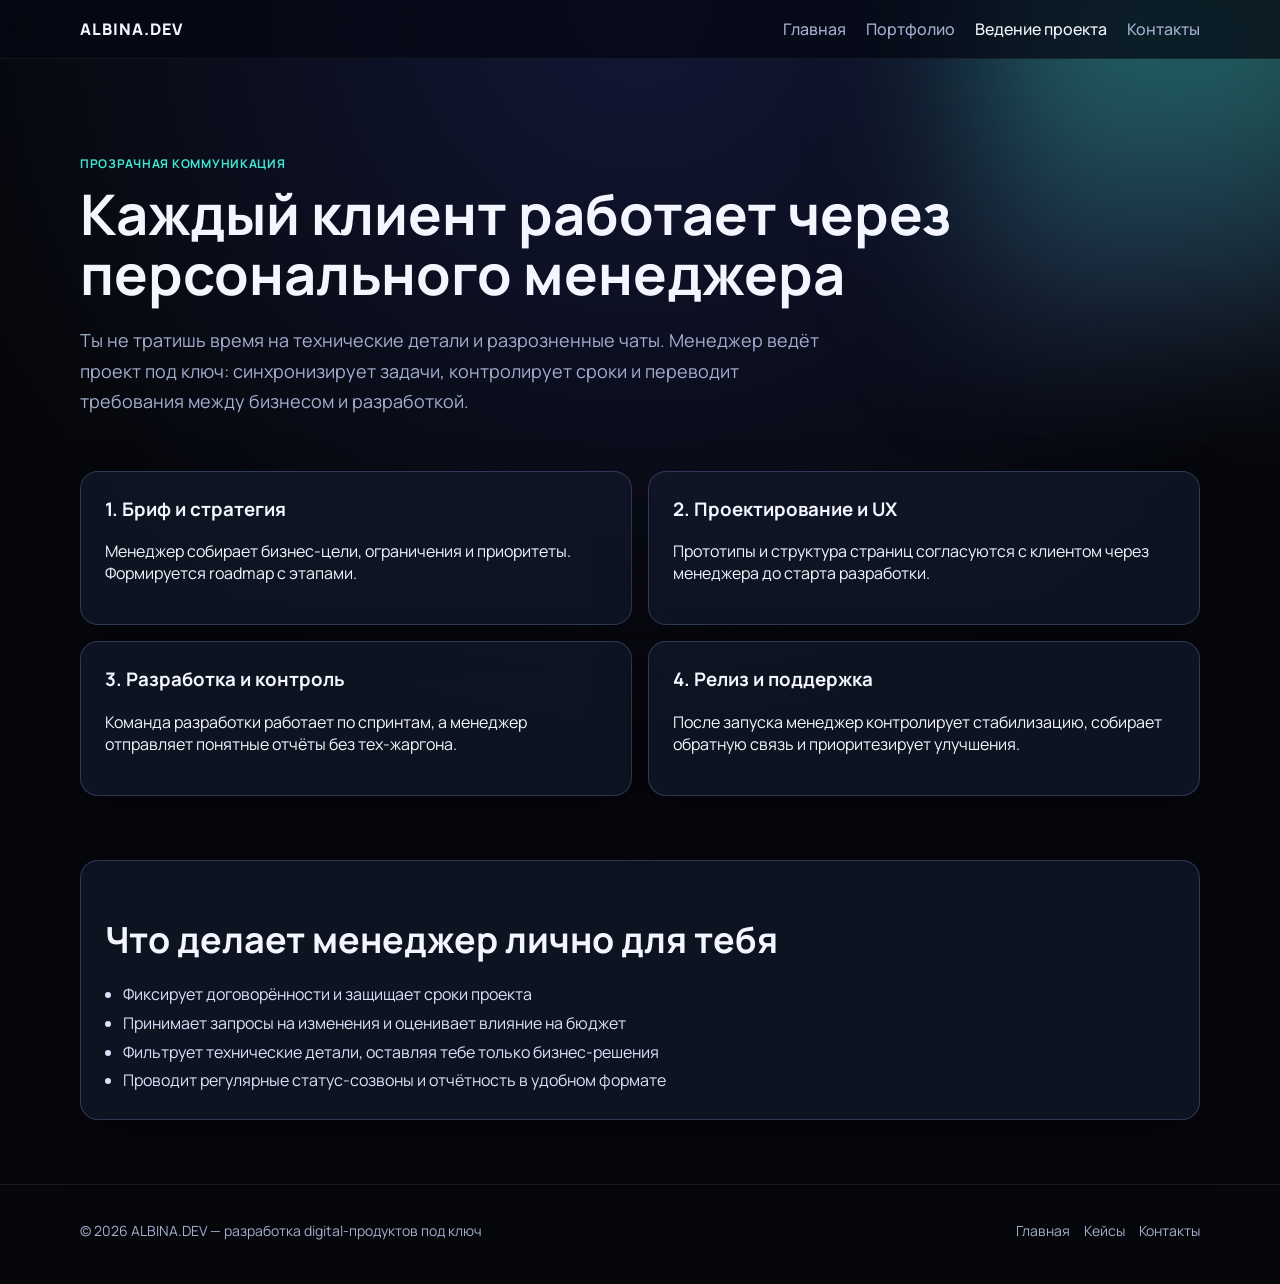
<file: process.html>
<!DOCTYPE html>
<html lang="ru">
<head>
  <meta charset="UTF-8" />
  <meta name="viewport" content="width=device-width, initial-scale=1.0" />
  <title>Ведение проекта | ALBINA.DEV</title>
  <link rel="preconnect" href="https://fonts.googleapis.com" />
  <link rel="preconnect" href="https://fonts.gstatic.com" crossorigin />
  <link href="https://fonts.googleapis.com/css2?family=Manrope:wght@400;500;700;800&display=swap" rel="stylesheet" />
  <link rel="stylesheet" href="styles.css" />
</head>
<body>
  <div class="bg-glow"></div>
  <header class="site-header">
    <div class="container nav-wrap">
      <a class="logo" href="index.html">ALBINA.DEV</a>
      <nav class="main-nav">
        <a href="index.html">Главная</a>
        <a href="portfolio.html">Портфолио</a>
        <a href="process.html" class="active">Ведение проекта</a>
        <a href="contact.html">Контакты</a>
      </nav>
    </div>
  </header>

  <main class="container">
    <section class="hero compact">
      <p class="eyebrow">Прозрачная коммуникация</p>
      <h1>Каждый клиент работает через персонального менеджера</h1>
      <p class="lead">
        Ты не тратишь время на технические детали и разрозненные чаты. Менеджер ведёт проект под ключ:
        синхронизирует задачи, контролирует сроки и переводит требования между бизнесом и разработкой.
      </p>
    </section>

    <section class="card-section">
      <div class="timeline">
        <article class="timeline-step card">
          <h3>1. Бриф и стратегия</h3>
          <p>Менеджер собирает бизнес-цели, ограничения и приоритеты. Формируется roadmap с этапами.</p>
        </article>
        <article class="timeline-step card">
          <h3>2. Проектирование и UX</h3>
          <p>Прототипы и структура страниц согласуются с клиентом через менеджера до старта разработки.</p>
        </article>
        <article class="timeline-step card">
          <h3>3. Разработка и контроль</h3>
          <p>Команда разработки работает по спринтам, а менеджер отправляет понятные отчёты без тех-жаргона.</p>
        </article>
        <article class="timeline-step card">
          <h3>4. Релиз и поддержка</h3>
          <p>После запуска менеджер контролирует стабилизацию, собирает обратную связь и приоритезирует улучшения.</p>
        </article>
      </div>
    </section>

    <section class="card-section">
      <div class="manager-highlight card">
        <h2>Что делает менеджер лично для тебя</h2>
        <ul>
          <li>Фиксирует договорённости и защищает сроки проекта</li>
          <li>Принимает запросы на изменения и оценивает влияние на бюджет</li>
          <li>Фильтрует технические детали, оставляя тебе только бизнес-решения</li>
          <li>Проводит регулярные статус-созвоны и отчётность в удобном формате</li>
        </ul>
      </div>
    </section>
  </main>

  <footer class="site-footer">
    <div class="container footer-wrap">
      <p>© 2026 ALBINA.DEV — разработка digital-продуктов под ключ</p>
      <div class="footer-links">
        <a href="index.html">Главная</a>
        <a href="portfolio.html">Кейсы</a>
        <a href="contact.html">Контакты</a>
      </div>
    </div>
  </footer>
</body>
</html>
</file>
<file: styles.css>
:root {
  --bg: #06070b;
  --bg-soft: #101322;
  --card: rgba(18, 24, 42, 0.75);
  --line: rgba(145, 170, 255, 0.24);
  --text: #f3f6ff;
  --muted: #a3afcf;
  --primary: #7b8dff;
  --accent: #40e6d2;
  --radius: 18px;
}

* {
  box-sizing: border-box;
}

body {
  margin: 0;
  font-family: "Manrope", sans-serif;
  color: var(--text);
  background: radial-gradient(circle at top, #121735 0%, var(--bg) 50%);
  min-height: 100vh;
}

.bg-glow {
  position: fixed;
  width: 420px;
  height: 420px;
  filter: blur(80px);
  background: linear-gradient(180deg, rgba(64, 230, 210, 0.5), rgba(123, 141, 255, 0.15));
  top: -80px;
  right: -120px;
  z-index: -1;
}

.container {
  width: min(1120px, 92vw);
  margin: 0 auto;
}

.site-header {
  position: sticky;
  top: 0;
  z-index: 10;
  backdrop-filter: blur(10px);
  border-bottom: 1px solid rgba(255, 255, 255, 0.06);
  background: rgba(5, 8, 18, 0.72);
}

.nav-wrap {
  display: flex;
  align-items: center;
  justify-content: space-between;
  padding: 18px 0;
}

.logo {
  font-weight: 800;
  color: var(--text);
  text-decoration: none;
  letter-spacing: 0.06em;
}

.main-nav {
  display: flex;
  gap: 20px;
}

.main-nav a {
  color: var(--muted);
  text-decoration: none;
  font-weight: 500;
  transition: 0.2s ease;
}

.main-nav a:hover,
.main-nav a.active {
  color: var(--text);
}

.hero {
  padding: 84px 0 40px;
}

.hero.compact {
  padding-bottom: 12px;
}

.eyebrow {
  color: var(--accent);
  font-weight: 700;
  letter-spacing: 0.06em;
  text-transform: uppercase;
  font-size: 12px;
}

h1 {
  font-size: clamp(32px, 5.4vw, 56px);
  line-height: 1.08;
  margin: 12px 0 20px;
  max-width: 920px;
}

.lead {
  color: var(--muted);
  max-width: 760px;
  font-size: 18px;
  line-height: 1.7;
}

.hero-actions {
  display: flex;
  gap: 14px;
  margin-top: 28px;
}

.offer-meta {
  margin-top: 22px;
  display: grid;
  gap: 8px;
  color: #dbe1fa;
}

.offer-meta p {
  margin: 0;
}

.btn {
  border: 1px solid transparent;
  border-radius: 999px;
  padding: 12px 24px;
  text-decoration: none;
  font-weight: 700;
  color: var(--text);
  display: inline-flex;
  align-items: center;
  justify-content: center;
  cursor: pointer;
}

.btn-primary {
  background: linear-gradient(90deg, var(--primary), #5465ff);
}

.btn-ghost {
  border-color: var(--line);
  background: rgba(255, 255, 255, 0.01);
}

.wide {
  width: 100%;
}

.card-section {
  margin: 24px 0 64px;
}

h2 {
  font-size: clamp(24px, 4vw, 36px);
  margin-bottom: 8px;
}

.section-subtitle {
  color: var(--muted);
  margin-bottom: 24px;
}

.card {
  border: 1px solid var(--line);
  background: var(--card);
  border-radius: var(--radius);
  padding: 24px;
  box-shadow: 0 22px 55px rgba(0, 0, 0, 0.26);
}

.trust-grid {
  display: grid;
  grid-template-columns: repeat(3, minmax(0, 1fr));
  gap: 16px;
}

.trust-card h3 {
  margin-top: 0;
}

.stats-grid {
  display: grid;
  grid-template-columns: repeat(4, minmax(0, 1fr));
  gap: 14px;
}

.stat-card strong {
  display: block;
  font-size: 34px;
  margin-bottom: 8px;
  color: var(--accent);
}

.stat-card p {
  margin: 0;
  color: #dbe1fa;
}

.showcase-grid {
  display: grid;
  grid-template-columns: 1fr 1fr;
  gap: 16px;
}

.chips {
  margin-top: 16px;
  display: flex;
  flex-wrap: wrap;
  gap: 10px;
}

.chips span {
  border: 1px solid var(--line);
  border-radius: 999px;
  padding: 8px 12px;
  font-size: 13px;
  color: #dbe1fa;
}

.video-placeholder {
  margin-top: 16px;
  border: 1px dashed rgba(145, 170, 255, 0.44);
  border-radius: 14px;
  padding: 18px;
  display: grid;
  gap: 12px;
  background: rgba(6, 10, 24, 0.72);
}

.video-placeholder p {
  margin: 0;
  color: #dbe1fa;
}

.reviews-grid {
  display: grid;
  grid-template-columns: repeat(3, minmax(0, 1fr));
  gap: 16px;
}

.review-card p {
  margin-top: 0;
  color: #dbe1fa;
  line-height: 1.7;
}

.review-card strong {
  color: var(--accent);
  font-size: 14px;
}

.cta-card {
  display: grid;
  gap: 14px;
}

.calculator-grid,
.contact-grid {
  display: grid;
  grid-template-columns: 1.05fr 0.95fr;
  gap: 20px;
}

form {
  display: grid;
  gap: 14px;
}

label {
  display: grid;
  gap: 8px;
  color: #dfe5ff;
  font-size: 14px;
}

input,
select,
textarea {
  background: rgba(8, 12, 25, 0.85);
  border: 1px solid var(--line);
  border-radius: 12px;
  padding: 12px 14px;
  color: var(--text);
  font: inherit;
}

input[type="checkbox"] {
  width: 16px;
  height: 16px;
  margin-right: 8px;
}

.muted {
  color: var(--muted);
}

.result-card h3 {
  margin-top: 0;
}

.result-line {
  display: flex;
  justify-content: space-between;
  border-bottom: 1px solid rgba(255, 255, 255, 0.08);
  padding: 16px 0;
}

.result-line strong {
  color: var(--accent);
}

.portfolio-filters {
  display: flex;
  flex-wrap: wrap;
  gap: 10px;
  margin-bottom: 22px;
}

.filter-btn {
  border: 1px solid var(--line);
  background: rgba(255, 255, 255, 0.01);
  color: var(--text);
  border-radius: 999px;
  padding: 10px 16px;
  cursor: pointer;
}

.filter-btn.active {
  background: linear-gradient(90deg, rgba(123, 141, 255, 0.3), rgba(64, 230, 210, 0.24));
}

.portfolio-grid {
  display: grid;
  grid-template-columns: repeat(3, minmax(0, 1fr));
  gap: 16px;
}

.portfolio-card {
  border: 1px solid var(--line);
  border-radius: 14px;
  padding: 18px;
  background: rgba(11, 15, 29, 0.88);
  transition: 0.2s ease;
}

.portfolio-card:hover {
  transform: translateY(-3px);
  border-color: rgba(123, 141, 255, 0.55);
}

.case-link {
  display: inline-flex;
  margin-top: 8px;
  color: var(--accent);
  text-decoration: none;
  font-weight: 700;
}

.tag {
  color: #c4cdf3;
  font-size: 14px;
}

.result {
  color: var(--accent);
  font-weight: 700;
}

.case-intro {
  margin-bottom: 12px;
}

.case-layout {
  display: grid;
  grid-template-columns: 1.1fr 0.9fr;
  gap: 16px;
}

.case-section h2 {
  margin-top: 0;
}

.case-list {
  margin: 0;
  padding-left: 18px;
  color: #dbe1fa;
  line-height: 1.8;
}

.timeline {
  display: grid;
  grid-template-columns: repeat(2, minmax(0, 1fr));
  gap: 16px;
}

.timeline-step h3 {
  margin-top: 0;
}

.manager-highlight ul {
  margin: 16px 0 0;
  padding-left: 18px;
  color: #dbe1fa;
  line-height: 1.8;
}

.contact-aside p {
  color: #dbe1fa;
}

hr {
  border: 0;
  border-top: 1px solid rgba(255, 255, 255, 0.12);
  margin: 18px 0;
}

.site-footer {
  border-top: 1px solid rgba(255, 255, 255, 0.08);
  margin-top: 40px;
}

.footer-wrap {
  display: flex;
  justify-content: space-between;
  align-items: center;
  gap: 14px;
  padding: 22px 0 30px;
  color: var(--muted);
  font-size: 14px;
}

.footer-links {
  display: flex;
  gap: 14px;
}

.footer-links a {
  color: var(--muted);
  text-decoration: none;
}

@media (max-width: 960px) {
  .calculator-grid,
  .contact-grid,
  .portfolio-grid,
  .timeline,
  .trust-grid,
  .stats-grid,
  .showcase-grid,
  .reviews-grid,
  .case-layout {
    grid-template-columns: 1fr;
  }
}

@media (max-width: 700px) {
  .nav-wrap,
  .main-nav {
    flex-direction: column;
    align-items: flex-start;
    gap: 10px;
  }

  .hero {
    padding-top: 48px;
  }

  .hero-actions {
    flex-direction: column;
  }
}
</file>
